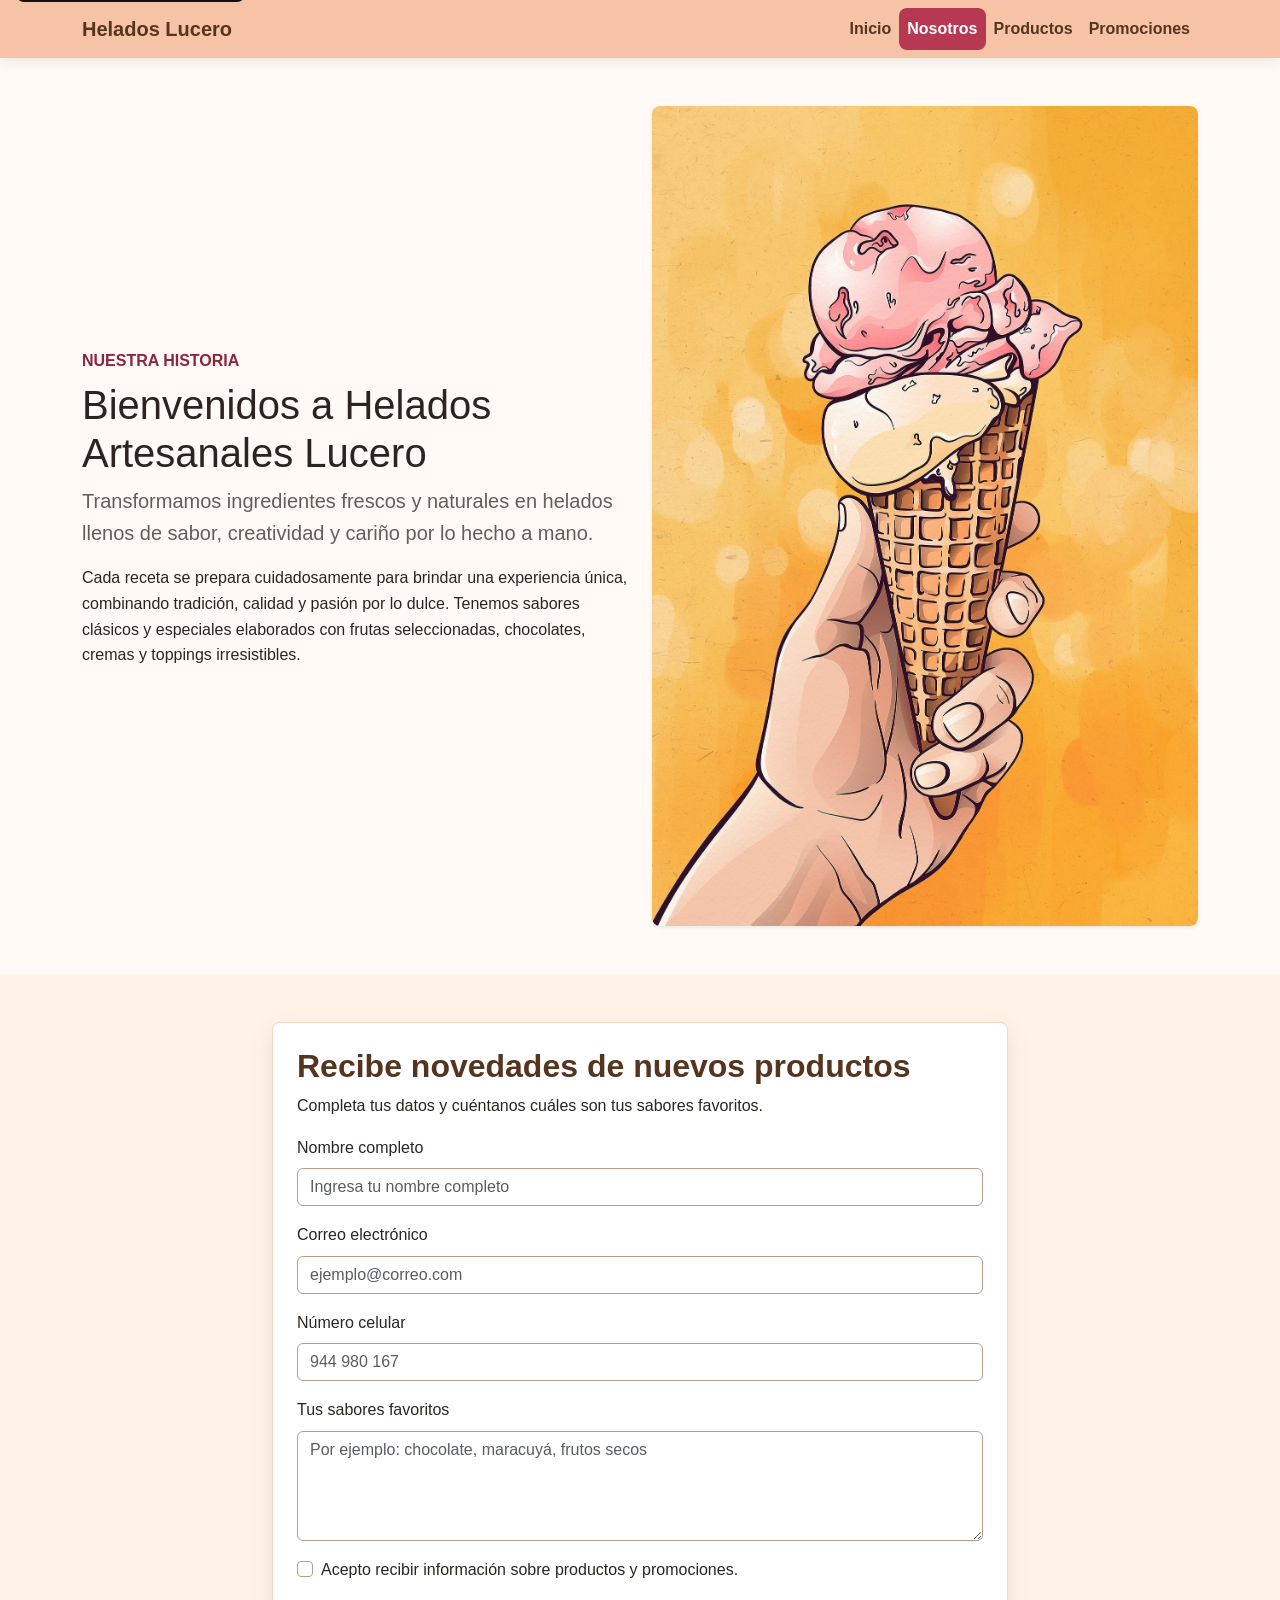
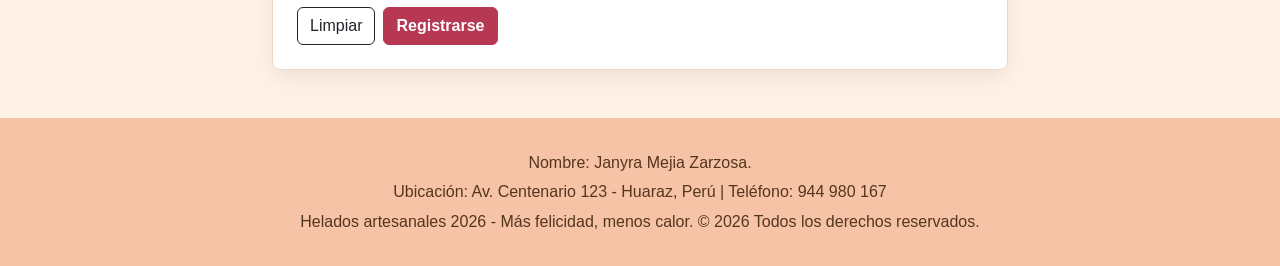
<file: nosotros.html>
<!DOCTYPE html>
<html lang="es">
<head>
    <meta charset="UTF-8">
    <meta name="viewport" content="width=device-width, initial-scale=1.0">
    <meta name="description" content="Conoce la historia de Helados Artesanales Lucero y registra tus datos para recibir novedades.">
    <title>Helados Artesanales Lucero | Nosotros</title>
    <link href="https://cdn.jsdelivr.net/npm/bootstrap@5.3.3/dist/css/bootstrap.min.css" rel="stylesheet">
    <link rel="stylesheet" href="estilo.css">
</head>
<body>
    <a class="skip-link" href="#contenido">Saltar al contenido principal</a>

    <header>
        <nav class="navbar navbar-expand-lg navbar-light bg-brand sticky-top" aria-label="Navegación principal">
            <div class="container">
                <a class="navbar-brand fw-bold" href="index.html">Helados Lucero</a>
                <button class="navbar-toggler" type="button" data-bs-toggle="collapse" data-bs-target="#menuPrincipal" aria-controls="menuPrincipal" aria-expanded="false" aria-label="Abrir menú de navegación">
                    <span class="navbar-toggler-icon"></span>
                </button>
                <div class="collapse navbar-collapse" id="menuPrincipal">
                    <ul class="navbar-nav ms-auto">
                        <li class="nav-item"><a class="nav-link" href="index.html">Inicio</a></li>
                        <li class="nav-item"><a class="nav-link active" aria-current="page" href="nosotros.html">Nosotros</a></li>
                        <li class="nav-item"><a class="nav-link" href="productos.html">Productos</a></li>
                        <li class="nav-item"><a class="nav-link" href="promociones.html">Promociones</a></li>
                    </ul>
                </div>
            </div>
        </nav>
    </header>

    <main id="contenido">
        <section class="py-5">
            <div class="container">
                <div class="row g-4 align-items-center">
                    <div class="col-lg-6">
                        <p class="eyebrow">Nuestra historia</p>
                        <h1>Bienvenidos a Helados Artesanales Lucero</h1>
                        <p class="lead">Transformamos ingredientes frescos y naturales en helados llenos de sabor, creatividad y cariño por lo hecho a mano.</p>
                        <p>Cada receta se prepara cuidadosamente para brindar una experiencia única, combinando tradición, calidad y pasión por lo dulce. Tenemos sabores clásicos y especiales elaborados con frutas seleccionadas, chocolates, cremas y toppings irresistibles.</p>
                    </div>
                    <div class="col-lg-6">
                        <img class="img-fluid rounded-3 shadow-sm" src="freeillustrated-ice-cream-2934210_1920.jpg" alt="Ilustración colorida de un cono de helado artesanal">
                    </div>
                </div>
            </div>
        </section>

        <section class="py-5 bg-soft">
            <div class="container">
                <div class="row justify-content-center">
                    <div class="col-lg-8">
                        <form class="contact-form" action="#" method="post">
                            <h2>Recibe novedades de nuevos productos</h2>
                            <p>Completa tus datos y cuéntanos cuáles son tus sabores favoritos.</p>

                            <div class="mb-3">
                                <label class="form-label" for="nombre">Nombre completo</label>
                                <input class="form-control" type="text" id="nombre" name="nombre" placeholder="Ingresa tu nombre completo" required>
                            </div>

                            <div class="mb-3">
                                <label class="form-label" for="correo">Correo electrónico</label>
                                <input class="form-control" type="email" id="correo" name="correo" placeholder="ejemplo@correo.com" required>
                            </div>

                            <div class="mb-3">
                                <label class="form-label" for="telefono">Número celular</label>
                                <input class="form-control" type="tel" id="telefono" name="telefono" placeholder="944 980 167" pattern="[0-9 ]{7,15}" required>
                            </div>

                            <div class="mb-3">
                                <label class="form-label" for="sabores">Tus sabores favoritos</label>
                                <textarea class="form-control" id="sabores" name="sabores" rows="4" placeholder="Por ejemplo: chocolate, maracuyá, frutos secos" required></textarea>
                            </div>

                            <div class="form-check mb-4">
                                <input class="form-check-input" type="checkbox" id="terminos" name="terminos" required>
                                <label class="form-check-label" for="terminos">Acepto recibir información sobre productos y promociones.</label>
                            </div>

                            <div class="d-flex flex-wrap gap-2">
                                <button class="btn btn-outline-dark" type="reset">Limpiar</button>
                                <button class="btn btn-primary" type="submit">Registrarse</button>
                            </div>
                        </form>
                    </div>
                </div>
            </div>
        </section>
    </main>

    <footer class="site-footer">
        <div class="container">
            <p class="mb-1">Nombre: Janyra Mejia Zarzosa.</p>
            <p class="mb-1">Ubicación: Av. Centenario 123 - Huaraz, Perú | Teléfono: 944 980 167</p>
            <p class="mb-0">Helados artesanales 2026 - Más felicidad, menos calor. &copy; 2026 Todos los derechos reservados.</p>
        </div>
    </footer>

    <script src="https://cdn.jsdelivr.net/npm/bootstrap@5.3.3/dist/js/bootstrap.bundle.min.js"></script>
</body>
</html>
</file>
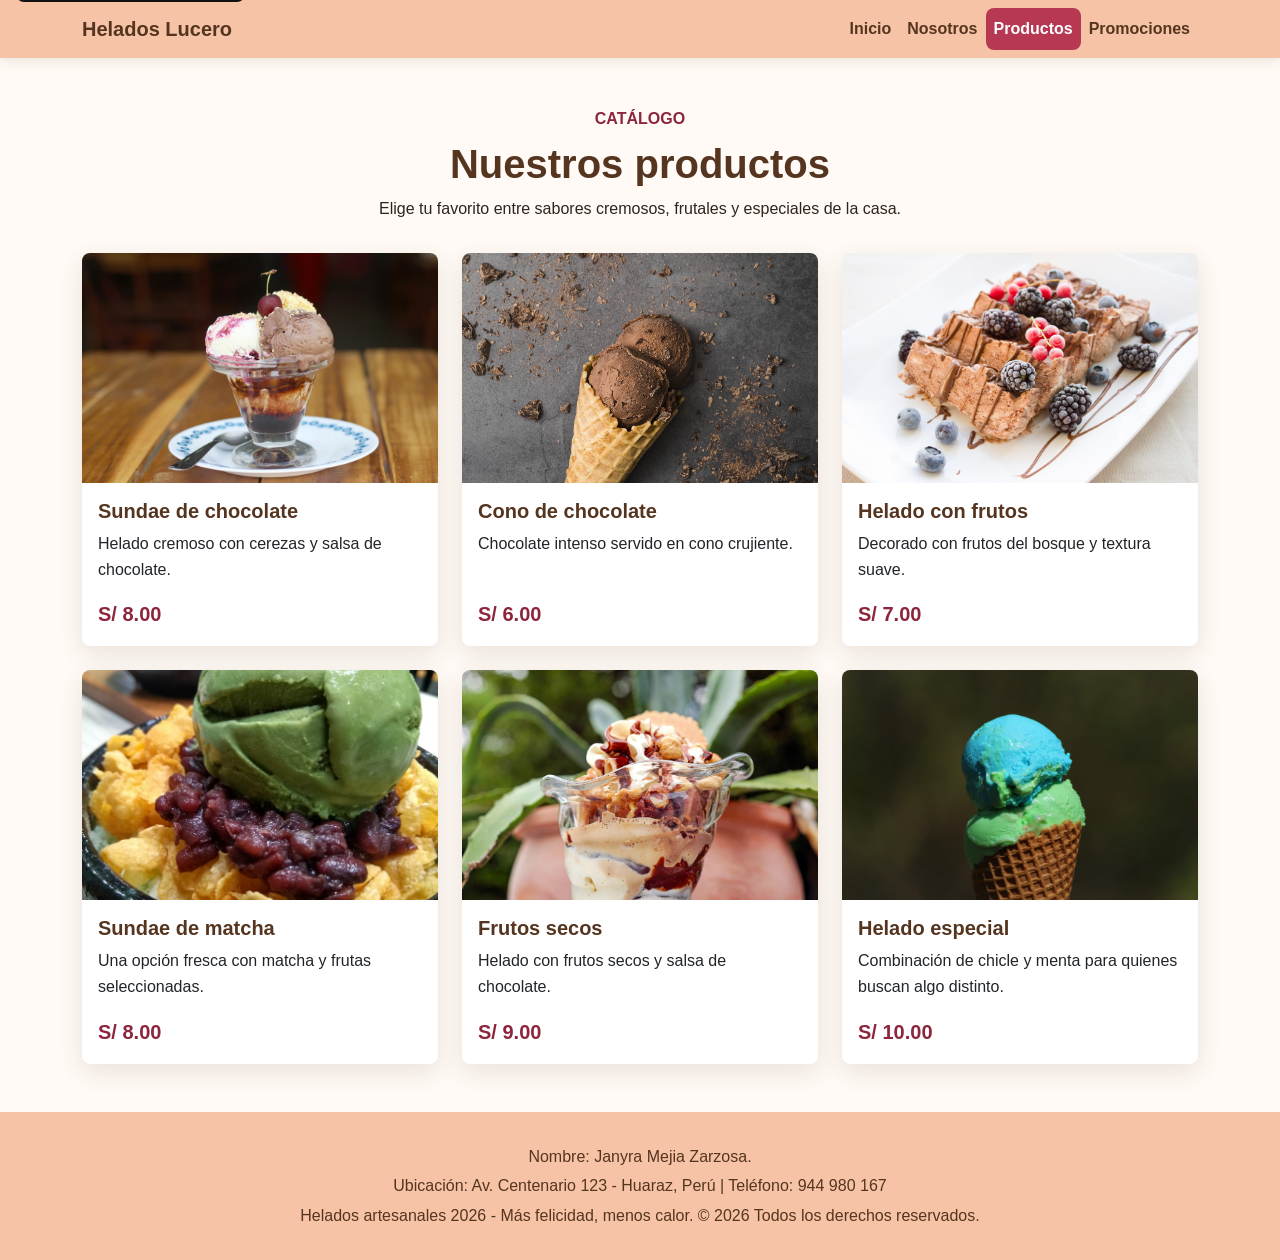
<file: productos.html>
<!DOCTYPE html>
<html lang="es">
<head>
    <meta charset="UTF-8">
    <meta name="viewport" content="width=device-width, initial-scale=1.0">
    <meta name="description" content="Catálogo de helados artesanales Lucero con precios y descripciones.">
    <title>Helados Artesanales Lucero | Productos</title>
    <link href="https://cdn.jsdelivr.net/npm/bootstrap@5.3.3/dist/css/bootstrap.min.css" rel="stylesheet">
    <link rel="stylesheet" href="estilo.css">
</head>
<body>
    <a class="skip-link" href="#contenido">Saltar al contenido principal</a>

    <header>
        <nav class="navbar navbar-expand-lg navbar-light bg-brand sticky-top" aria-label="Navegación principal">
            <div class="container">
                <a class="navbar-brand fw-bold" href="index.html">Helados Lucero</a>
                <button class="navbar-toggler" type="button" data-bs-toggle="collapse" data-bs-target="#menuPrincipal" aria-controls="menuPrincipal" aria-expanded="false" aria-label="Abrir menú de navegación">
                    <span class="navbar-toggler-icon"></span>
                </button>
                <div class="collapse navbar-collapse" id="menuPrincipal">
                    <ul class="navbar-nav ms-auto">
                        <li class="nav-item"><a class="nav-link" href="index.html">Inicio</a></li>
                        <li class="nav-item"><a class="nav-link" href="nosotros.html">Nosotros</a></li>
                        <li class="nav-item"><a class="nav-link active" aria-current="page" href="productos.html">Productos</a></li>
                        <li class="nav-item"><a class="nav-link" href="promociones.html">Promociones</a></li>
                    </ul>
                </div>
            </div>
        </nav>
    </header>

    <main id="contenido" class="py-5">
        <div class="container">
            <div class="section-title">
                <p class="eyebrow">Catálogo</p>
                <h1>Nuestros productos</h1>
                <p>Elige tu favorito entre sabores cremosos, frutales y especiales de la casa.</p>
            </div>

            <div class="row g-4">
                <div class="col-sm-6 col-lg-4">
                    <article class="card h-100 product-card">
                        <img src="boul de helado.jpg" class="card-img-top" alt="Sundae de chocolate con cereza y salsa dulce">
                        <div class="card-body d-flex flex-column">
                            <h2 class="h5">Sundae de chocolate</h2>
                            <p class="card-text">Helado cremoso con cerezas y salsa de chocolate.</p>
                            <p class="price mt-auto">S/ 8.00</p>
                        </div>
                    </article>
                </div>
                <div class="col-sm-6 col-lg-4">
                    <article class="card h-100 product-card">
                        <img src="chocolate.jpg" class="card-img-top" alt="Cono crujiente con helado de chocolate">
                        <div class="card-body d-flex flex-column">
                            <h2 class="h5">Cono de chocolate</h2>
                            <p class="card-text">Chocolate intenso servido en cono crujiente.</p>
                            <p class="price mt-auto">S/ 6.00</p>
                        </div>
                    </article>
                </div>
                <div class="col-sm-6 col-lg-4">
                    <article class="card h-100 product-card">
                        <img src="helado pastelero.jpg" class="card-img-top" alt="Helado artesanal decorado con frutos del bosque">
                        <div class="card-body d-flex flex-column">
                            <h2 class="h5">Helado con frutos</h2>
                            <p class="card-text">Decorado con frutos del bosque y textura suave.</p>
                            <p class="price mt-auto">S/ 7.00</p>
                        </div>
                    </article>
                </div>
                <div class="col-sm-6 col-lg-4">
                    <article class="card h-100 product-card">
                        <img src="matcha.jpg" class="card-img-top" alt="Sundae de matcha acompañado con frutas">
                        <div class="card-body d-flex flex-column">
                            <h2 class="h5">Sundae de matcha</h2>
                            <p class="card-text">Una opción fresca con matcha y frutas seleccionadas.</p>
                            <p class="price mt-auto">S/ 8.00</p>
                        </div>
                    </article>
                </div>
                <div class="col-sm-6 col-lg-4">
                    <article class="card h-100 product-card">
                        <img src="frutos secos.jpg" class="card-img-top" alt="Helado con frutos secos y salsa de chocolate">
                        <div class="card-body d-flex flex-column">
                            <h2 class="h5">Frutos secos</h2>
                            <p class="card-text">Helado con frutos secos y salsa de chocolate.</p>
                            <p class="price mt-auto">S/ 9.00</p>
                        </div>
                    </article>
                </div>
                <div class="col-sm-6 col-lg-4">
                    <article class="card h-100 product-card">
                        <img src="especial de casa.jpg" class="card-img-top" alt="Helado especial de la casa con sabores chicle y menta">
                        <div class="card-body d-flex flex-column">
                            <h2 class="h5">Helado especial</h2>
                            <p class="card-text">Combinación de chicle y menta para quienes buscan algo distinto.</p>
                            <p class="price mt-auto">S/ 10.00</p>
                        </div>
                    </article>
                </div>
            </div>
        </div>
    </main>

    <footer class="site-footer">
        <div class="container">
            <p class="mb-1">Nombre: Janyra Mejia Zarzosa.</p>
            <p class="mb-1">Ubicación: Av. Centenario 123 - Huaraz, Perú | Teléfono: 944 980 167</p>
            <p class="mb-0">Helados artesanales 2026 - Más felicidad, menos calor. &copy; 2026 Todos los derechos reservados.</p>
        </div>
    </footer>

    <script src="https://cdn.jsdelivr.net/npm/bootstrap@5.3.3/dist/js/bootstrap.bundle.min.js"></script>
</body>
</html>
</file>
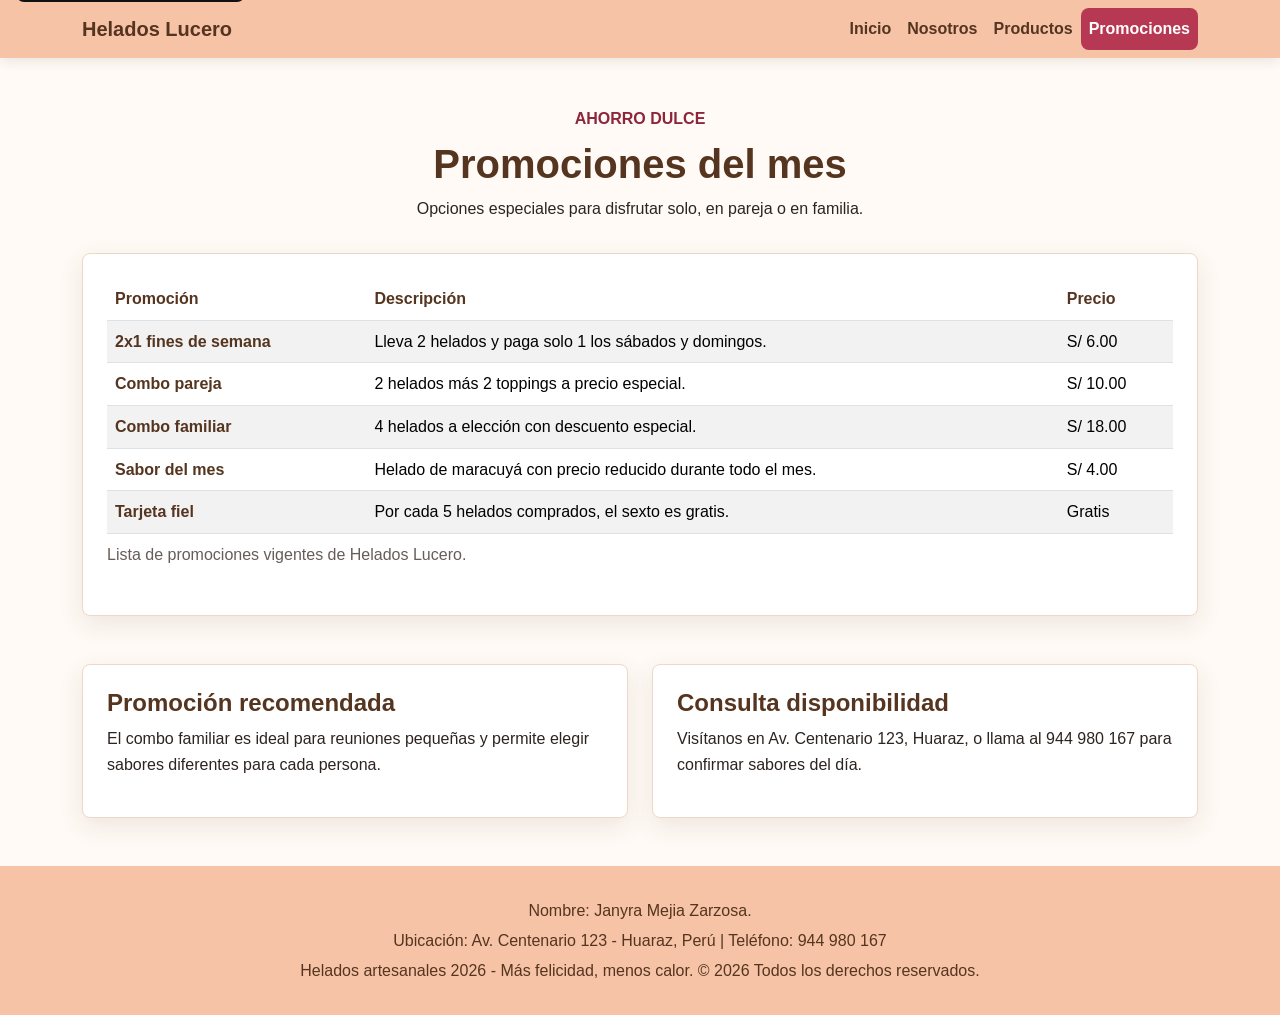
<file: promociones.html>
<!DOCTYPE html>
<html lang="es">
<head>
    <meta charset="UTF-8">
    <meta name="viewport" content="width=device-width, initial-scale=1.0">
    <meta name="description" content="Promociones mensuales de Helados Artesanales Lucero.">
    <title>Helados Artesanales Lucero | Promociones</title>
    <link href="https://cdn.jsdelivr.net/npm/bootstrap@5.3.3/dist/css/bootstrap.min.css" rel="stylesheet">
    <link rel="stylesheet" href="estilo.css">
</head>
<body>
    <a class="skip-link" href="#contenido">Saltar al contenido principal</a>

    <header>
        <nav class="navbar navbar-expand-lg navbar-light bg-brand sticky-top" aria-label="Navegación principal">
            <div class="container">
                <a class="navbar-brand fw-bold" href="index.html">Helados Lucero</a>
                <button class="navbar-toggler" type="button" data-bs-toggle="collapse" data-bs-target="#menuPrincipal" aria-controls="menuPrincipal" aria-expanded="false" aria-label="Abrir menú de navegación">
                    <span class="navbar-toggler-icon"></span>
                </button>
                <div class="collapse navbar-collapse" id="menuPrincipal">
                    <ul class="navbar-nav ms-auto">
                        <li class="nav-item"><a class="nav-link" href="index.html">Inicio</a></li>
                        <li class="nav-item"><a class="nav-link" href="nosotros.html">Nosotros</a></li>
                        <li class="nav-item"><a class="nav-link" href="productos.html">Productos</a></li>
                        <li class="nav-item"><a class="nav-link active" aria-current="page" href="promociones.html">Promociones</a></li>
                    </ul>
                </div>
            </div>
        </nav>
    </header>

    <main id="contenido" class="py-5">
        <div class="container">
            <div class="section-title">
                <p class="eyebrow">Ahorro dulce</p>
                <h1>Promociones del mes</h1>
                <p>Opciones especiales para disfrutar solo, en pareja o en familia.</p>
            </div>

            <div class="table-responsive promo-table">
                <table class="table table-striped table-hover align-middle">
                    <caption>Lista de promociones vigentes de Helados Lucero.</caption>
                    <thead>
                        <tr>
                            <th scope="col">Promoción</th>
                            <th scope="col">Descripción</th>
                            <th scope="col">Precio</th>
                        </tr>
                    </thead>
                    <tbody>
                        <tr>
                            <th scope="row">2x1 fines de semana</th>
                            <td>Lleva 2 helados y paga solo 1 los sábados y domingos.</td>
                            <td>S/ 6.00</td>
                        </tr>
                        <tr>
                            <th scope="row">Combo pareja</th>
                            <td>2 helados más 2 toppings a precio especial.</td>
                            <td>S/ 10.00</td>
                        </tr>
                        <tr>
                            <th scope="row">Combo familiar</th>
                            <td>4 helados a elección con descuento especial.</td>
                            <td>S/ 18.00</td>
                        </tr>
                        <tr>
                            <th scope="row">Sabor del mes</th>
                            <td>Helado de maracuyá con precio reducido durante todo el mes.</td>
                            <td>S/ 4.00</td>
                        </tr>
                        <tr>
                            <th scope="row">Tarjeta fiel</th>
                            <td>Por cada 5 helados comprados, el sexto es gratis.</td>
                            <td>Gratis</td>
                        </tr>
                    </tbody>
                </table>
            </div>

            <div class="row g-4 mt-4">
                <div class="col-md-6">
                    <div class="info-panel h-100">
                        <h2 class="h4">Promoción recomendada</h2>
                        <p>El combo familiar es ideal para reuniones pequeñas y permite elegir sabores diferentes para cada persona.</p>
                    </div>
                </div>
                <div class="col-md-6">
                    <div class="info-panel h-100">
                        <h2 class="h4">Consulta disponibilidad</h2>
                        <p>Visítanos en Av. Centenario 123, Huaraz, o llama al 944 980 167 para confirmar sabores del día.</p>
                    </div>
                </div>
            </div>
        </div>
    </main>

    <footer class="site-footer">
        <div class="container">
            <p class="mb-1">Nombre: Janyra Mejia Zarzosa.</p>
            <p class="mb-1">Ubicación: Av. Centenario 123 - Huaraz, Perú | Teléfono: 944 980 167</p>
            <p class="mb-0">Helados artesanales 2026 - Más felicidad, menos calor. &copy; 2026 Todos los derechos reservados.</p>
        </div>
    </footer>

    <script src="https://cdn.jsdelivr.net/npm/bootstrap@5.3.3/dist/js/bootstrap.bundle.min.js"></script>
</body>
</html>
</file>
<file: estilo.css>
:root {
    --brand: #f6c3a6;
    --brand-dark: #55351f;
    --accent: #b63852;
    --accent-dark: #8d263d;
    --soft: #fff3e8;
    --ink: #2d241f;
    --muted: #675d58;
}

* {
    box-sizing: border-box;
}

body {
    margin: 0;
    font-family: Arial, Helvetica, sans-serif;
    color: var(--ink);
    background: #fffaf5;
    line-height: 1.6;
}

@keyframes aparecerSuave {
    from {
        opacity: 0;
        transform: translateY(18px);
    }

    to {
        opacity: 1;
        transform: translateY(0);
    }
}

img,
video {
    max-width: 100%;
}

a {
    color: var(--accent-dark);
}

a:focus-visible,
button:focus-visible,
input:focus-visible,
textarea:focus-visible {
    outline: 3px solid #1f7a8c;
    outline-offset: 3px;
}

.skip-link {
    position: absolute;
    top: -48px;
    left: 1rem;
    z-index: 1100;
    padding: 0.75rem 1rem;
    color: #fff;
    background: #111;
    border-radius: 0.5rem;
}

.skip-link:focus {
    top: 1rem;
}

.bg-brand {
    background: var(--brand);
    box-shadow: 0 2px 12px rgba(85, 53, 31, 0.12);
}

.navbar-brand,
.navbar .nav-link {
    color: var(--brand-dark);
}

.navbar .nav-link {
    font-weight: 700;
    border-radius: 0.5rem;
    transition: color 0.25s ease, background-color 0.25s ease;
}

.navbar .nav-link:hover,
.navbar .nav-link:focus,
.navbar .nav-link.active {
    color: #fff;
    background: var(--accent);
}

.hero-section {
    padding: 5rem 0;
    background: linear-gradient(135deg, #fff7ee 0%, #f9d8c8 100%);
}

.hero-section .row {
    animation: aparecerSuave 0.8s ease-out both;
}

.hero-section h1,
.section-title h1,
.section-title h2 {
    color: var(--brand-dark);
    font-weight: 800;
}

.hero-section h1 {
    font-size: clamp(2.2rem, 4vw, 4rem);
}

.hero-img,
.product-card img {
    width: 100%;
    object-fit: cover;
}

.hero-img {
    aspect-ratio: 4 / 3;
}

.eyebrow {
    margin-bottom: 0.5rem;
    color: var(--accent-dark);
    font-weight: 800;
    letter-spacing: 0;
    text-transform: uppercase;
}

.lead {
    color: var(--muted);
}

.btn-primary {
    --bs-btn-bg: var(--accent);
    --bs-btn-border-color: var(--accent);
    --bs-btn-hover-bg: var(--accent-dark);
    --bs-btn-hover-border-color: var(--accent-dark);
    --bs-btn-focus-shadow-rgb: 31, 122, 140;
    font-weight: 700;
}

.btn {
    transition: transform 0.25s ease, box-shadow 0.25s ease, background-color 0.25s ease;
}

.btn:hover {
    transform: translateY(-2px);
    box-shadow: 0 8px 18px rgba(85, 53, 31, 0.18);
}

.bg-soft {
    background: var(--soft);
}

.section-title {
    max-width: 720px;
    margin: 0 auto 2rem;
    text-align: center;
}

.product-card {
    border: 0;
    border-radius: 0.5rem;
    overflow: hidden;
    box-shadow: 0 8px 24px rgba(85, 53, 31, 0.12);
    transition: transform 0.3s ease, box-shadow 0.3s ease;
}

.product-card:hover {
    transform: translateY(-6px);
    box-shadow: 0 14px 32px rgba(85, 53, 31, 0.2);
}

.product-card img {
    height: 230px;
    transition: transform 0.35s ease;
}

.product-card:hover img {
    transform: scale(1.04);
}

.product-card h2,
.product-card h3 {
    color: var(--brand-dark);
    font-weight: 800;
}

.price {
    margin-bottom: 0;
    color: var(--accent-dark);
    font-size: 1.25rem;
    font-weight: 800;
}

.info-panel,
.contact-form,
.promo-table {
    padding: 1.5rem;
    background: #fff;
    border: 1px solid #f0d6c7;
    border-radius: 0.5rem;
    box-shadow: 0 8px 24px rgba(85, 53, 31, 0.1);
}

.contact-form h2,
.info-panel h2,
.info-panel h3 {
    color: var(--brand-dark);
    font-weight: 800;
}

.form-control,
.form-check-input {
    border-color: #b99a89;
}

.form-control:focus,
.form-check-input:focus {
    border-color: #1f7a8c;
    box-shadow: 0 0 0 0.25rem rgba(31, 122, 140, 0.2);
}

.form-check-input:checked {
    background-color: var(--accent);
    border-color: var(--accent);
}

.promo-table caption {
    color: var(--muted);
}

.table th {
    color: var(--brand-dark);
}

.site-footer {
    padding: 2rem 0;
    color: var(--brand-dark);
    background: var(--brand);
    text-align: center;
}

@media (max-width: 767.98px) {
    .hero-section {
        padding: 3rem 0;
    }

    .product-card img {
        height: 200px;
    }

    .info-panel,
    .contact-form,
    .promo-table {
        padding: 1rem;
    }
}

@media (prefers-reduced-motion: reduce) {
    *,
    *::before,
    *::after {
        animation-duration: 0.01ms !important;
        animation-iteration-count: 1 !important;
        scroll-behavior: auto !important;
        transition-duration: 0.01ms !important;
    }
}
</file>
